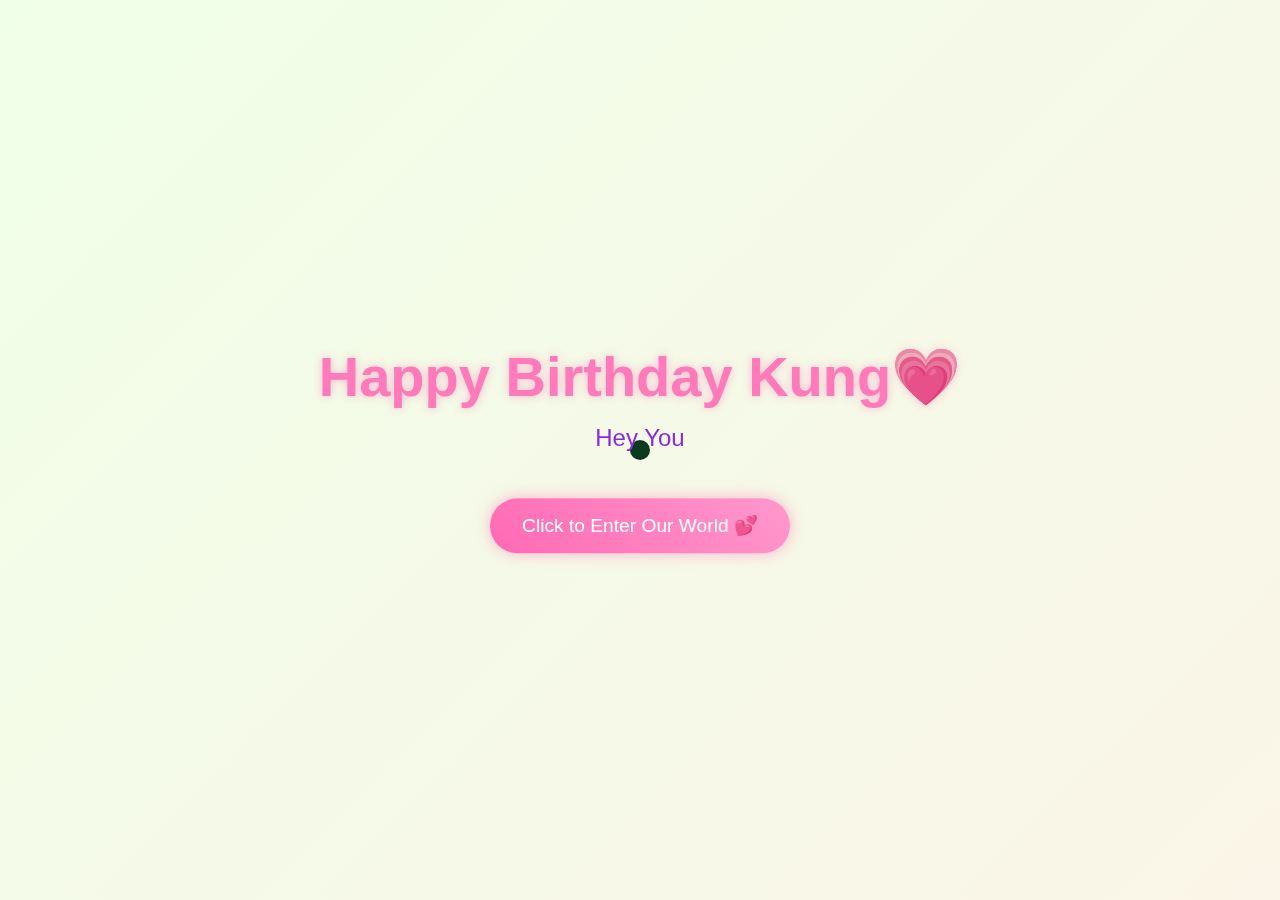
<file: index.html>
<!DOCTYPE html>
<html lang="en">
<head>
    <meta charset="UTF-8">
    <meta name="viewport" content="width=device-width, initial-scale=1.0">
    <title>Happy Birthday</title>
    <script src="https://cdnjs.cloudflare.com/ajax/libs/gsap/3.12.2/gsap.min.js"></script>
    <link rel="stylesheet" href="style.css">
    
</head>
<body>
    <div class="cursor"></div>
    <div class="container">
        <h1>Happy Birthday Kung💗</h1>
        <div class="greeting"></div>
        <button class="cta-button">Click to Enter Our World 💕</button>
    </div>

    <script src="script.js">
        
    </script>
</body>
</html>
</file>
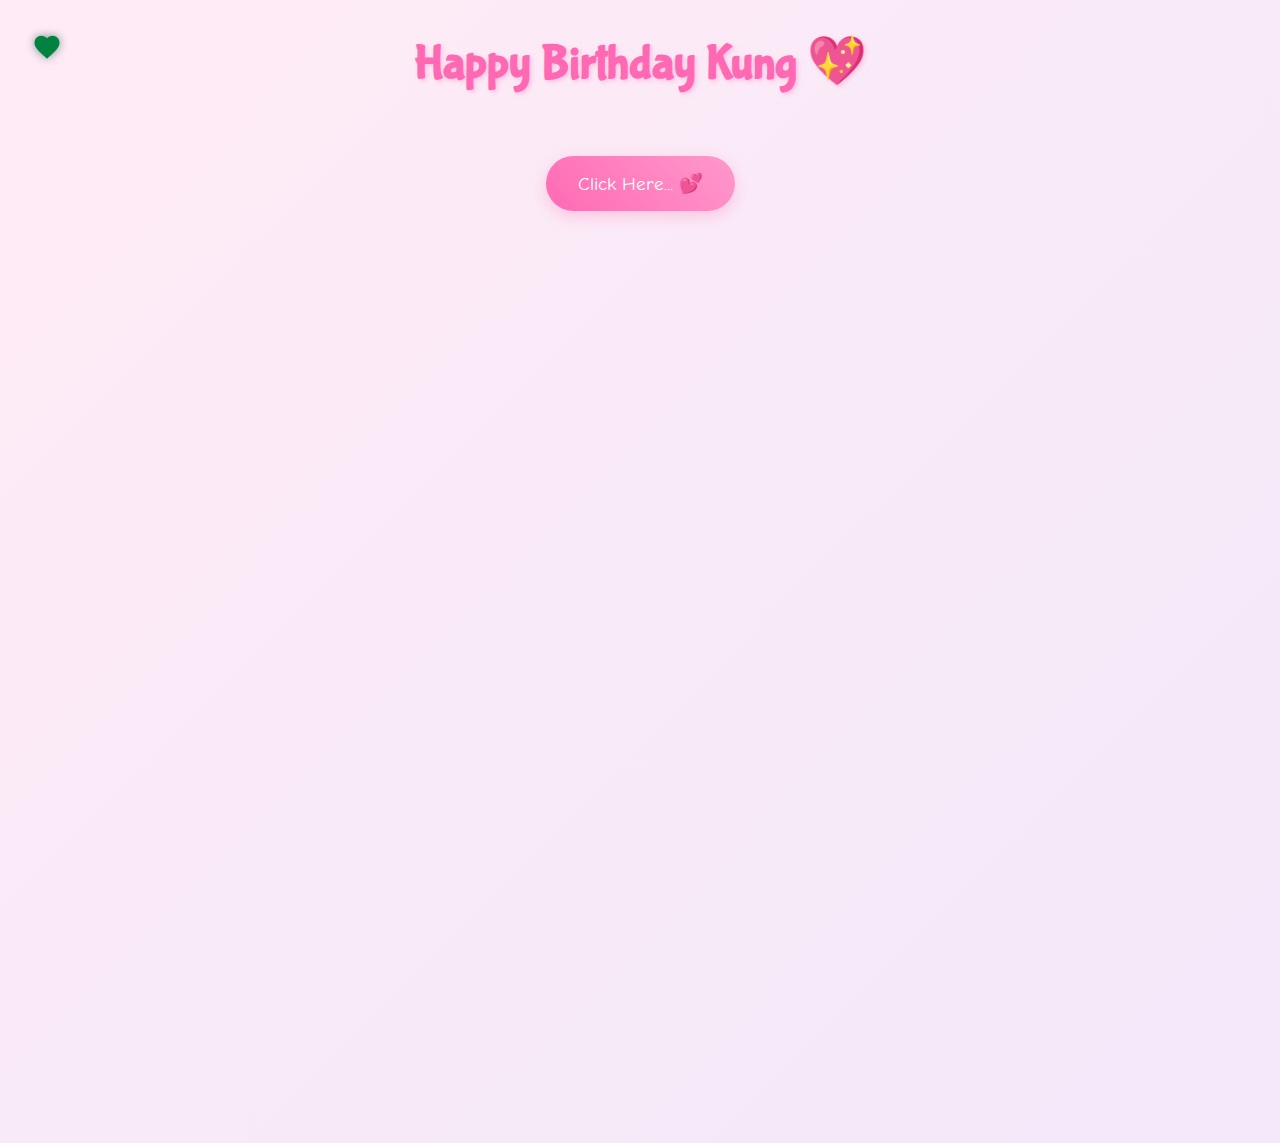
<file: cause.html>
<!DOCTYPE html>
<html lang="en">
<head>
    <meta charset="UTF-8">
    <meta name="viewport" content="width=device-width, initial-scale=1.0">
    <title>Why You're My Best Friend! 💖</title>
    <script src="https://cdnjs.cloudflare.com/ajax/libs/gsap/3.12.2/gsap.min.js"></script>
    <link rel="stylesheet" href="./cause.css">
    <style>
       
    </style>
</head>
<body>
    <div class="custom-cursor">
        <svg viewBox="0 0 24 24">
            <path fill="#ff69b4" d="M12 21.35l-1.45-1.32C5.4 15.36 2 12.28 2 8.5 2 5.42 4.42 3 7.5 3c1.74 0 3.41.81 4.5 2.09C13.09 3.81 14.76 3 16.5 3 19.58 3 22 5.42 22 8.5c0 3.78-3.4 6.86-8.55 11.54L12 21.35z"/>
        </svg>
    </div>

    <div class="container">
        <h1>Happy Birthday Kung 💖</h1>
        
        <div id="reasons-container"></div>
        
        <button class="shuffle-button">Click Here... 💕</button>
        <div class="reason-counter"></div>

        <div class="ending-section">
            <div class="teddy-hug">
                <img src="./d1.jpg" alt="Teddy Hug">
            </div>
            <div class="ending-text">You're the BESTEST ! 💖</div>
        </div>
    </div>

    <script src="cause.js">
       
    </script>
</body>
</html>
</file>
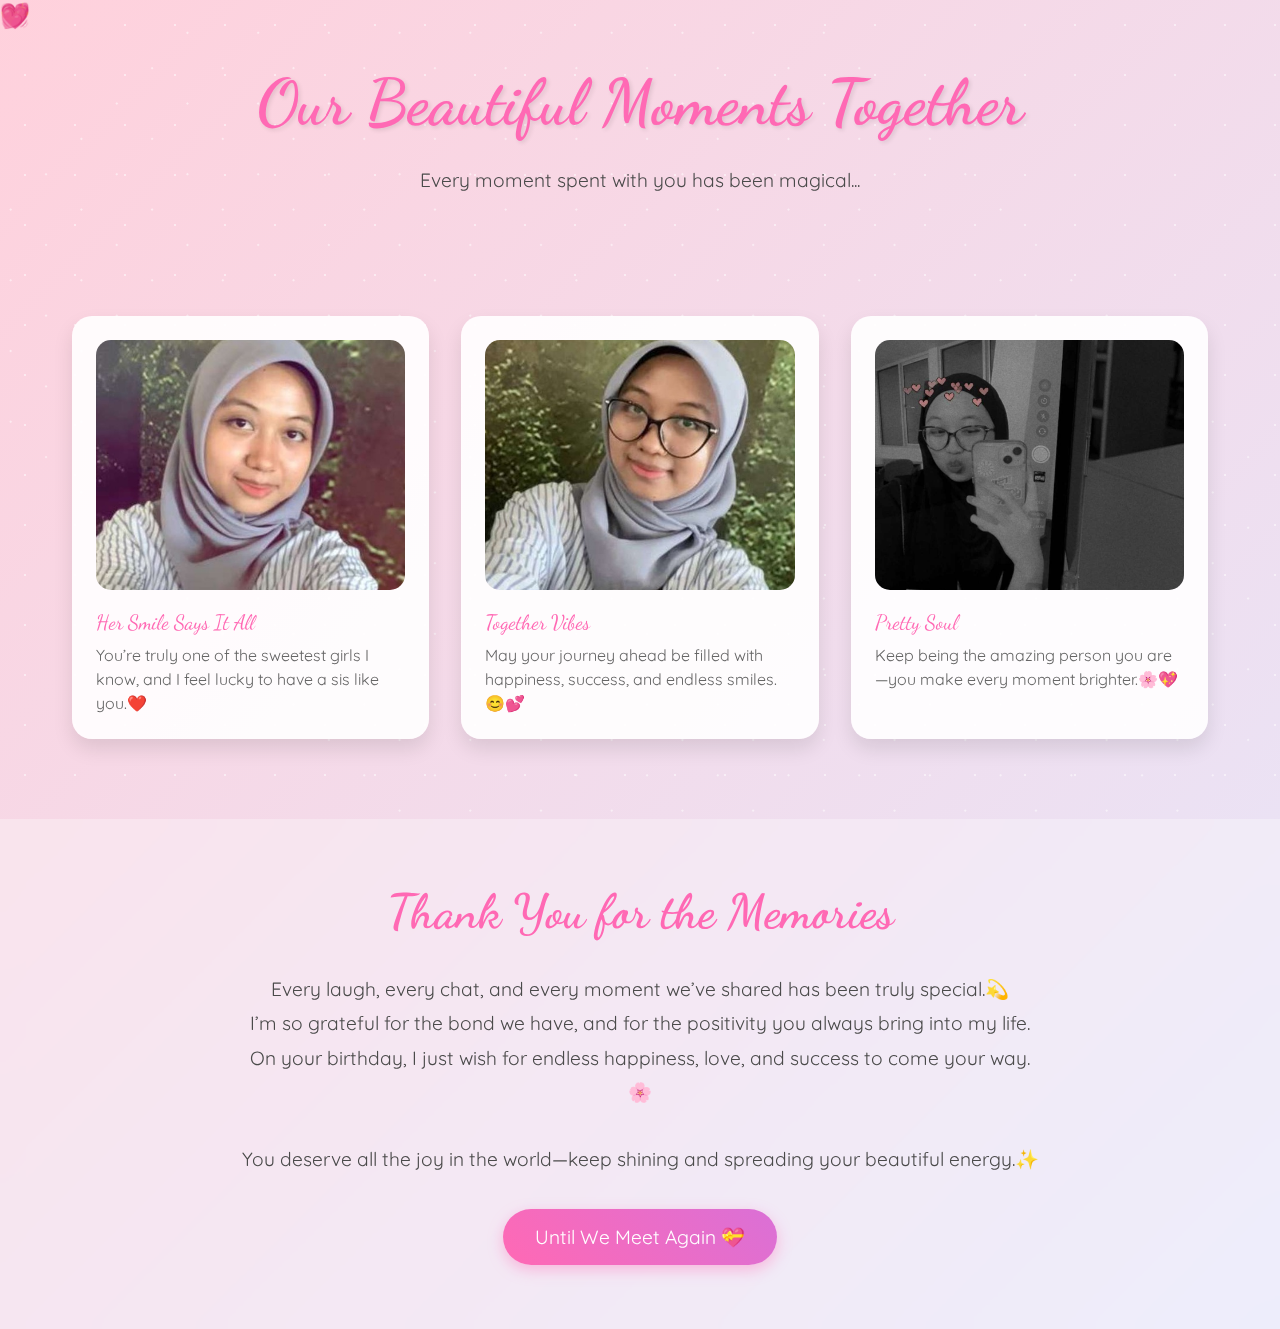
<file: last.html>
<!DOCTYPE html>
<html lang="en">

<head>
    <meta charset="UTF-8">
    <meta name="viewport" content="width=device-width, initial-scale=1.0">
    <title>Our Beautiful Memories ✨</title>
    <style>
        @import url('https://fonts.googleapis.com/css2?family=Dancing+Script:wght@700&family=Quicksand:wght@300;400;500;600&display=swap');

        * {
            margin: 0;
            padding: 0;
            box-sizing: border-box;
        }

        body {
            min-height: 100vh;
            background: linear-gradient(135deg,
                    #ffd1dc 0%,
                    #e6e6fa 25%,
                    #ffefd5 50%,
                    #e6e6fa 75%,
                    #ffd1dc 100%);
            background-size: 400% 400%;
            animation: gradientFlow 15s ease infinite;
            font-family: 'Quicksand', sans-serif;
            overflow-x: hidden;
            color: #4a4a4a;
        }

        @keyframes gradientFlow {
            0% {
                background-position: 0% 50%;
            }

            50% {
                background-position: 100% 50%;
            }

            100% {
                background-position: 0% 50%;
            }
        }

        /* Enhanced Sparkle Effect */
        .magic-sparkles {
            position: fixed;
            top: 0;
            left: 0;
            width: 100%;
            height: 100%;
            pointer-events: none;
            z-index: 1;
        }

        .sparkle {
            position: absolute;
            width: 6px;
            height: 6px;
            border-radius: 50%;
            background-color: white;
            animation: twinkle var(--duration, 4s) ease-in-out infinite;
            opacity: 0;
        }

        @keyframes twinkle {

            0%,
            100% {
                opacity: 0;
                transform: scale(0.5);
            }

            50% {
                opacity: 0.8;
                transform: scale(1);
            }
        }

        /* Generate 50 sparkles with different positions and animations */
        .magic-sparkles::before,
        .magic-sparkles::after {
            content: '';
            position: absolute;
            width: 100%;
            height: 100%;
            background-image: radial-gradient(circle, white 1px, transparent 1px);
            background-size: 50px 50px;
            animation: sparkleLayer 8s linear infinite;
            opacity: 0.5;
        }

        .magic-sparkles::after {
            animation-delay: -4s;
            transform: rotate(45deg);
        }

        @keyframes sparkleLayer {
            0% {
                transform: translateY(0);
            }

            100% {
                transform: translateY(-50px);
            }
        }

        /* Floating Hearts */
        .floating-hearts {
            position: fixed;
            width: 100%;
            height: 100%;
            pointer-events: none;
            z-index: 2;
        }

        .heart {
            position: absolute;
            font-size: 1.5rem;
            color: rgba(255, 105, 180, 0.6);
            animation: floatHeart var(--float-duration, 6s) ease-in-out infinite;
            animation-delay: var(--delay, 0s);
        }

        @keyframes floatHeart {
            0% {
                transform: translate(0, 100vh) rotate(0deg);
            }

            100% {
                transform: translate(var(--translate-x, 0), -100vh) rotate(360deg);
            }
        }

        /* Welcome Section */
        .welcome {
            text-align: center;
            padding: 4rem 2rem;
            position: relative;
            z-index: 3;
        }

        .welcome h1 {
            font-family: 'Dancing Script', cursive;
            font-size: 4rem;
            color: #ff69b4;
            text-shadow: 2px 2px 4px rgba(0, 0, 0, 0.1);
            animation: fadeInScale 2s ease;
        }

        .welcome p {
            font-size: 1.2rem;
            max-width: 600px;
            margin: 1.5rem auto;
            line-height: 1.6;
            animation: fadeIn 2s ease 0.5s both;
        }

        /* Enhanced Memory Cards */
        .memory-container {
            max-width: 1200px;
            margin: 0 auto;
            padding: 2rem;
            display: grid;
            grid-template-columns: repeat(auto-fit, minmax(300px, 1fr));
            gap: 2rem;
            z-index: 3;
            position: relative;
        }

        .memory-card {
            background: rgba(255, 255, 255, 0.9);
            border-radius: 20px;
            padding: 1.5rem;
            box-shadow: 0 10px 20px rgba(0, 0, 0, 0.1);
            transition: all 0.5s cubic-bezier(0.4, 0, 0.2, 1);
            position: relative;
            overflow: hidden;
        }

        .memory-card:hover {
            transform: translateY(-10px) scale(1.02);
            box-shadow: 0 15px 30px rgba(0, 0, 0, 0.15);
        }

        .memory-card::before {
            content: '';
            position: absolute;
            top: 0;
            left: 0;
            width: 100%;
            height: 100%;
            background: linear-gradient(45deg, transparent, rgba(255, 255, 255, 0.4), transparent);
            transform: translateX(-100%);
            transition: 0.5s;
        }

        .memory-card:hover::before {
            transform: translateX(100%);
        }

        .memory-img {
            width: 100%;
            height: 250px;
            object-fit: cover;
            border-radius: 15px;
            margin-bottom: 1rem;
            transition: transform 0.5s ease;
        }

        .memory-card:hover .memory-img {
            transform: scale(1.05);
        }

        .memory-date {
            font-family: 'Dancing Script', cursive;
            color: #ff69b4;
            font-size: 1.3rem;
            margin-bottom: 0.5rem;
        }

        .memory-caption {
            font-size: 1rem;
            line-height: 1.5;
            color: #666;
        }

        /* Final Message Section */
        .final-message {
            text-align: center;
            padding: 4rem 2rem;
            background: rgba(255, 255, 255, 0.3);
            backdrop-filter: blur(10px);
            margin-top: 3rem;
            position: relative;
            z-index: 3;
        }

        .final-message h2 {
            font-family: 'Dancing Script', cursive;
            font-size: 3rem;
            color: #ff69b4;
            margin-bottom: 2rem;
            animation: heartbeat 2s infinite;
        }

        @keyframes heartbeat {

            0%,
            100% {
                transform: scale(1);
            }

            50% {
                transform: scale(1.1);
            }
        }

        .final-message p {
            font-size: 1.2rem;
            max-width: 800px;
            margin: 0 auto 2rem;
            line-height: 1.8;
        }

        .goodbye-btn {
            display: inline-block;
            padding: 1rem 2rem;
            font-size: 1.2rem;
            background: linear-gradient(45deg, #ff69b4, #da70d6);
            color: white;
            border: none;
            border-radius: 50px;
            cursor: pointer;
            text-decoration: none;
            transition: all 0.3s ease;
            box-shadow: 0 5px 15px rgba(255, 105, 180, 0.4);
            animation: float 3s infinite ease-in-out;
        }

        .goodbye-btn:hover {
            transform: translateY(-5px);
            box-shadow: 0 8px 20px rgba(255, 105, 180, 0.6);
        }

        @keyframes float {

            0%,
            100% {
                transform: translateY(0);
            }

            50% {
                transform: translateY(-10px);
            }
        }

        /* Animations */
        @keyframes fadeInScale {
            0% {
                opacity: 0;
                transform: scale(0.8);
            }

            100% {
                opacity: 1;
                transform: scale(1);
            }
        }

        @keyframes fadeIn {
            0% {
                opacity: 0;
            }

            100% {
                opacity: 1;
            }
        }

        /* Generate Hearts */
        .js-generate-hearts {
            position: fixed;
            width: 100%;
            height: 100%;
            pointer-events: none;
            z-index: 2;
        }

        /* Custom Scrollbar */
        ::-webkit-scrollbar {
            width: 12px;
        }

        ::-webkit-scrollbar-track {
            background: rgba(255, 255, 255, 0.4);
        }

        ::-webkit-scrollbar-thumb {
            background: linear-gradient(45deg, #ff69b4, #da70d6);
            border-radius: 6px;
        }

        /* Responsive Design */
        @media (max-width: 768px) {
            .welcome h1 {
                font-size: 3rem;
            }

            .memory-container {
                grid-template-columns: 1fr;
            }

            .final-message h2 {
                font-size: 2.5rem;
            }
        }
    </style>
</head>

<body>
    <div class="magic-sparkles"></div>
    <div class="floating-hearts">
        <!-- Hearts will be generated via CSS -->
        <div class="heart" style="--float-duration: 6s; --delay: 0s; --translate-x: 20px;">💝</div>
        <div class="heart" style="--float-duration: 8s; --delay: 1s; --translate-x: -30px;">💖</div>
        <div class="heart" style="--float-duration: 7s; --delay: 2s; --translate-x: 40px;">💗</div>
        <div class="heart" style="--float-duration: 9s; --delay: 3s; --translate-x: -20px;">💓</div>
        <div class="heart" style="--float-duration: 5s; --delay: 4s; --translate-x: 30px;">💕</div>
    </div>

    <section class="welcome">
        <h1>Our Beautiful Moments Together</h1>
        <p>Every moment spent with you has been magical...</p>
    </section>

    <div class="memory-container">
        <div class="memory-card">
            <img src="./d1.jpg" alt="First Date" class="memory-img">
            <div class="memory-date">Her Smile Says It All</div>
            <div class="memory-caption">You’re truly one of the sweetest girls I know, and I feel lucky to have a sis
                like you.❤️</div>
        </div>
        <div class="memory-card">
            <img src="./d2.jpg" alt="Beach Day" class="memory-img">
            <div class="memory-date">Together Vibes</div>
            <div class="memory-caption">May your journey ahead be filled with happiness, success, and endless
                smiles.😊💕</div>
        </div>
        <div class="memory-card">
            <img src="./d3.jpg" alt="Movie Night" class="memory-img">
            <div class="memory-date">Pretty Soul</div>
            <div class="memory-caption">Keep being the amazing person you are—you make every moment brighter.🌸💖</div>
        </div>

    </div>

    <section class="final-message">
        <h2>Thank You for the Memories</h2>
        <p>Every laugh, every chat, and every moment we’ve shared has been truly special.💫<br>
            I’m so grateful for the bond we have, and for the positivity you always bring into my life.<br>
            On your birthday, I just wish for endless happiness, love, and success to come your way.🌸</p>
        <p>You deserve all the joy in the world—keep shining and spreading your beautiful energy.✨</p>
        <a href="#" class="goodbye-btn">Until We Meet Again 💝</a>
    </section>
</body>

</html>
</file>
<file: style.css>
* {
    margin: 0;
    padding: 0;
    box-sizing: border-box;
    cursor: none;
}

body {
    min-height: 100vh;
    display: flex;
    flex-direction: column;
    align-items: center;
    justify-content: center;
    background: linear-gradient(-45deg, #fee9f7, #e8f5fe, #fef2e8, #f0ffe8);
    background-size: 400% 400%;
    animation: gradientBG 15s ease infinite;
    font-family: 'Arial Rounded MT Bold', Arial, sans-serif;
    overflow: hidden;
    position: relative;
}

.cursor {
    width: 20px;
    height: 20px;
    background: pink;
    border-radius: 50%;
    position: fixed;
    pointer-events: none;
    mix-blend-mode: difference;
    transition: transform 0.2s;
}

.container {
    text-align: center;
    z-index: 1;
}

h1 {
    font-size: 3.5rem;
    color: #ff69b4;
    text-shadow: 0 0 10px rgba(255, 105, 180, 0.5);
    margin-bottom: 2rem;
    opacity: 0;
}

.greeting {
    font-size: 1.5rem;
    color: #8a2be2;
    margin-bottom: 3rem;
    min-height: 2em;
}

.cta-button {
    padding: 1rem 2rem;
    font-size: 1.2rem;
    background: linear-gradient(45deg, #ff69b4, #ff99cc);
    border: none;
    border-radius: 50px;
    color: white;
    cursor: pointer;
    box-shadow: 0 0 15px rgba(255, 105, 180, 0.5);
    transition: transform 0.3s, box-shadow 0.3s;
    opacity: 0;
}

.cta-button:hover {
    transform: scale(1.1);
    box-shadow: 0 0 25px rgba(255, 105, 180, 0.7);
}

.floating {
    position: absolute;
    pointer-events: none;
    opacity: 0;
}

@keyframes gradientBG {
    0% { background-position: 0% 50%; }
    50% { background-position: 100% 50%; }
    100% { background-position: 0% 50%; }
}

@media (max-width: 768px) {
    h1 { font-size: 2rem; }
    .greeting { font-size: 1.2rem; }
    .cta-button { font-size: 1rem; }
}
</file>
<file: cause.css>
@import url('https://fonts.googleapis.com/css2?family=Bubblegum+Sans&family=Comic+Neue:wght@700&family=Quicksand:wght@500&display=swap');

* {
    margin: 0;
    padding: 0;
    box-sizing: border-box;
    cursor: none;
}

body {
    min-height: 100vh;
    background: linear-gradient(-45deg, #ffe6e6, #e6e6ff, #ffebf5);
    background-size: 400% 400%;
    animation: gradientBG 15s ease infinite;
    font-family: 'Quicksand', sans-serif;
    overflow-x: hidden;
    padding: 2rem;
}

.custom-cursor {
    width: 30px;
    height: 30px;
    position: fixed;
    pointer-events: none;
    z-index: 9999;
    mix-blend-mode: difference;
    transition: transform 0.1s;
}

.custom-cursor svg {
    width: 100%;
    height: 100%;
    filter: drop-shadow(0 0 5px rgba(255, 182, 193, 0.5));
}

.container {
    max-width: 1200px;
    margin: 0 auto;
    text-align: center;
    position: relative;
    z-index: 1;
}

h1 {
    font-family: 'Bubblegum Sans', cursive;
    font-size: 3rem;
    color: #ff69b4;
    text-shadow: 2px 2px 4px rgba(255, 105, 180, 0.3);
    margin-bottom: 2rem;
    animation: bounce 1s ease infinite;
}

.reason-card {
    background: rgba(255, 255, 255, 0.9);
    border-radius: 20px;
    padding: 2rem;
    margin: 1.5rem;
    box-shadow: 0 5px 15px rgba(0, 0, 0, 0.1);
    transition: transform 0.3s, box-shadow 0.3s;
    cursor: pointer;
    position: relative;
    overflow: hidden;
}

.reason-card:hover {
    transform: translateY(-5px);
    box-shadow: 0 8px 25px rgba(255, 105, 180, 0.2);
}

.reason-text {
    font-size: 1.2rem;
    margin-bottom: 1rem;
    position: relative;
    z-index: 2;
}

.gif-overlay {
    position: absolute;
    top: 0;
    left: 0;
    width: 100%;
    height: 100%;
    background: rgba(255, 255, 255, 0.95);
    display: flex;
    align-items: center;
    justify-content: center;
    opacity: 0;
    transition: opacity 0.3s;
    z-index: 1;
}

.reason-card:hover .gif-overlay {
    opacity: 1;
}

.shuffle-button {
    background: linear-gradient(45deg, #ff69b4, #ff99cc);
    border: none;
    border-radius: 50px;
    padding: 1rem 2rem;
    font-size: 1.2rem;
    color: white;
    margin: 2rem 0;
    cursor: pointer;
    transition: transform 0.3s;
    font-family: 'Comic Neue', cursive;
    box-shadow: 0 5px 15px rgba(255, 105, 180, 0.3);
}

.shuffle-button:hover {
    transform: scale(1.1);
}

.floating {
    position: fixed;
    pointer-events: none;
    animation: float 3s ease-in-out infinite;
}

.ending-section {
    margin-top: 4rem;
    padding: 2rem;
    text-align: center;
}

.ending-text {
    font-family: 'Bubblegum Sans', cursive;
    font-size: 2rem;
    color: #ff69b4;
    margin-bottom: 2rem;
    opacity: 0;
    transform: translateY(20px);
}

.teddy-hug {
    width: 200px;
    margin: 0 auto;
    transform: scale(0);
}

@keyframes gradientBG {
    0% { background-position: 0% 50%; }
    50% { background-position: 100% 50%; }
    100% { background-position: 0% 50%; }
}

@keyframes float {
    0%, 100% { transform: translateY(0); }
    50% { transform: translateY(-20px); }
}

@keyframes bounce {
    0%, 100% { transform: translateY(0); }
    50% { transform: translateY(-10px); }
}

@media (max-width: 768px) {
    h1 { font-size: 2rem; }
    .reason-card { margin: 1rem; }
    .reason-text { font-size: 1rem; }
}
.shuffle-button {
    background: linear-gradient(45deg, #ff69b4, #ff99cc);
    border: none;
    border-radius: 50px;
    padding: 1rem 2rem;
    font-size: 1.2rem;
    color: white;
    margin: 2rem 0;
    cursor: pointer;
    transition: all 0.3s;
    font-family: 'Comic Neue', cursive;
    box-shadow: 0 5px 15px rgba(255, 105, 180, 0.3);
}

.shuffle-button.story-mode {
    background: linear-gradient(45deg, #9b6dff, #ff6dc7);
    transform: scale(1.1);
}

.shuffle-button:hover {
    transform: scale(1.1);
}

.shuffle-button.story-mode:hover {
    transform: scale(1.2);
}

.reason-counter {
    font-size: 0.9rem;
    color: #ff69b4;
    margin-top: 1rem;
    opacity: 0.7;
}
</file>
